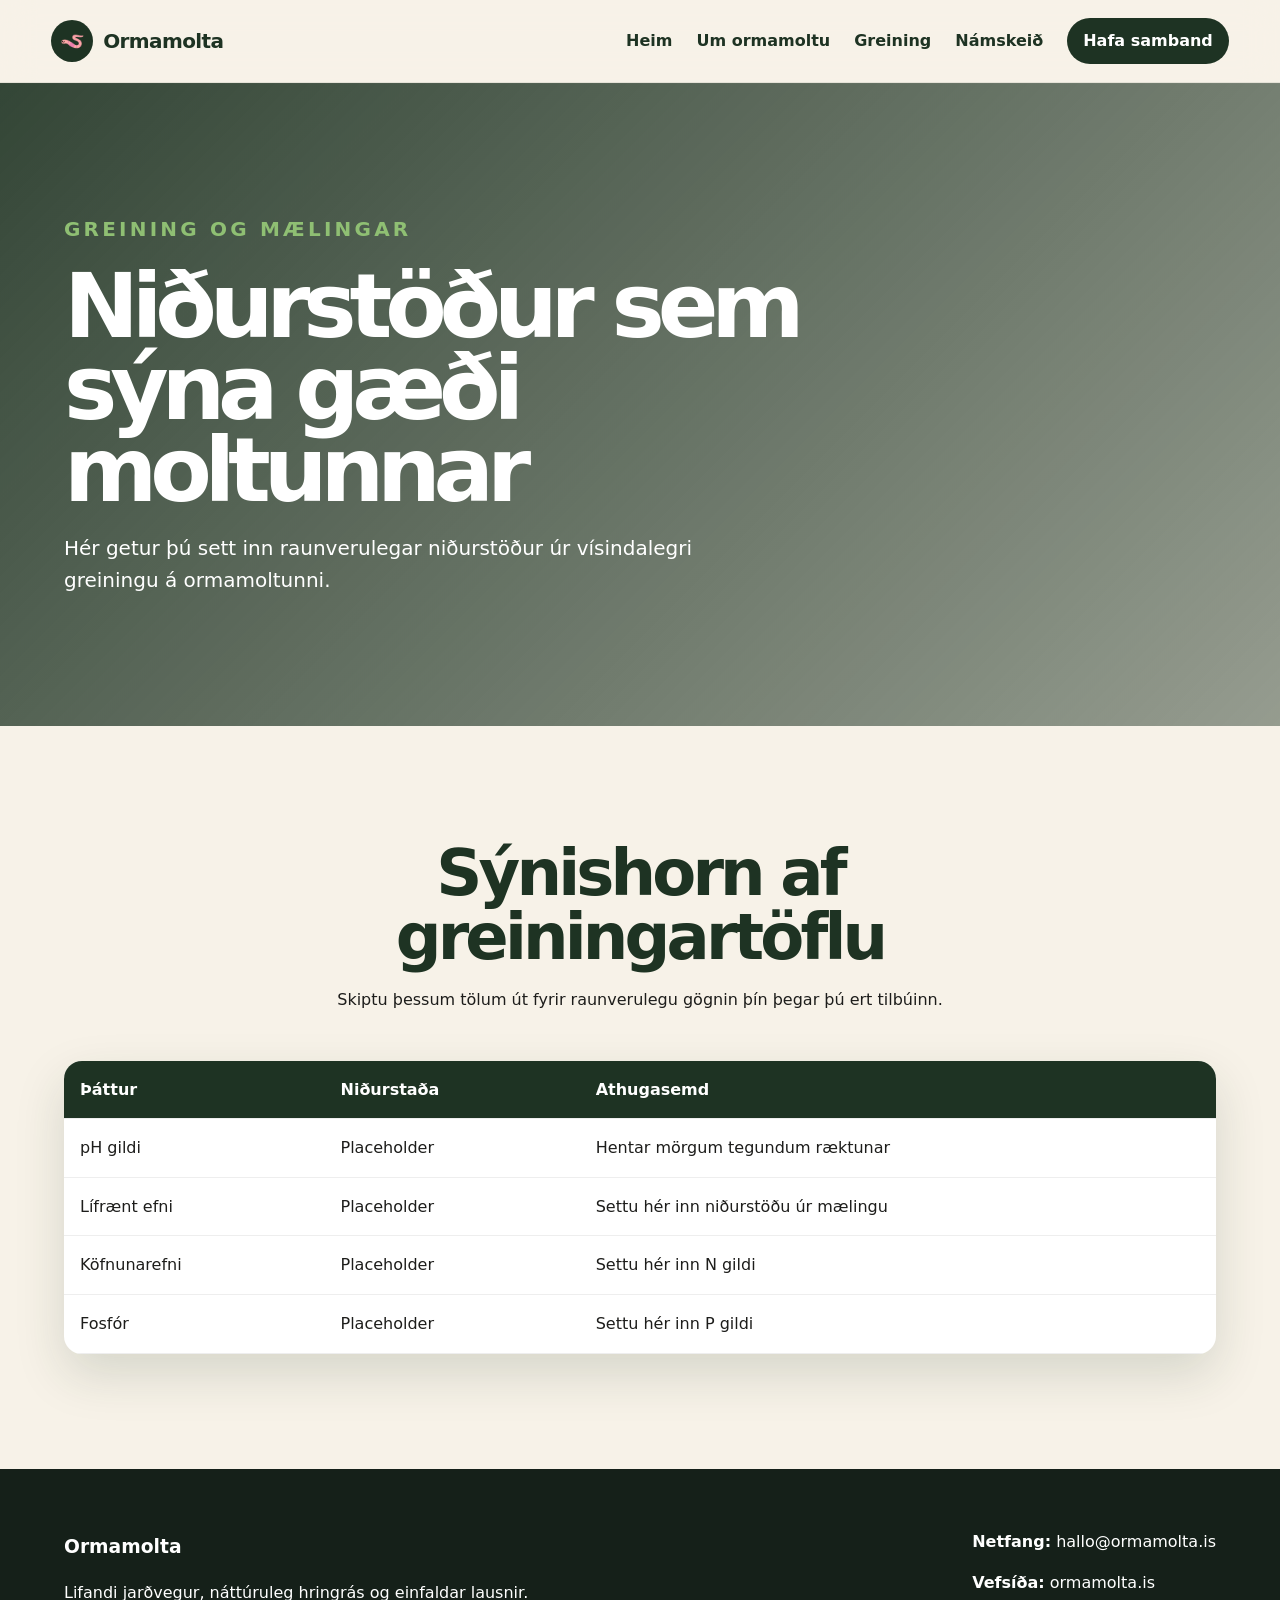
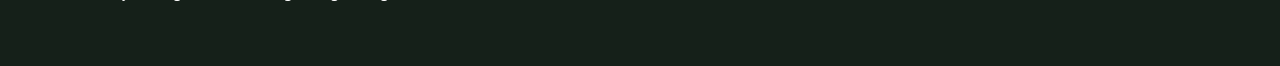
<file: pages/greining.html>
<!DOCTYPE html>
<html lang="is">
<head>
  <meta charset="UTF-8" />
  <meta name="viewport" content="width=device-width, initial-scale=1.0" />
  <title>Greining | Ormamolta</title>
  <link rel="stylesheet" href="../assets/css/style.css" />
  <script defer src="../assets/js/main.js"></script>
</head>
<body style="--page-bg: url('https://images.unsplash.com/photo-1581093588401-fbb62a02f120?auto=format&fit=crop&w=1800&q=80')">
<header class="site-header">
  <a class="brand" href="../index.html">
    <span class="brand-mark">🪱</span>
    <span>Ormamolta</span>
  </a>
  <button class="nav-toggle" aria-label="Opna valmynd">☰</button>
  <nav class="site-nav">
    <a href="../index.html">Heim</a>
    <a href="ormamolta.html">Um ormamoltu</a>
    <a href="greining.html">Greining</a>
    <a href="namskeid.html">Námskeið</a>
    <a class="nav-cta" href="mailto:hallo@ormamolta.is">Hafa samband</a>
  </nav>
</header>
<main>
  <section class="page-hero">
    <p class="eyebrow">Greining og mælingar</p>
    <h1>Niðurstöður sem sýna gæði moltunnar</h1>
    <p>Hér getur þú sett inn raunverulegar niðurstöður úr vísindalegri greiningu á ormamoltunni.</p>
  </section>

  <section class="section-padding">
    <div class="section-heading reveal">
      <h2>Sýnishorn af greiningartöflu</h2>
      <p>Skiptu þessum tölum út fyrir raunverulegu gögnin þín þegar þú ert tilbúinn.</p>
    </div>

    <table class="analysis-table reveal">
      <thead>
        <tr>
          <th>Þáttur</th>
          <th>Niðurstaða</th>
          <th>Athugasemd</th>
        </tr>
      </thead>
      <tbody>
        <tr>
          <td>pH gildi</td>
          <td>Placeholder</td>
          <td>Hentar mörgum tegundum ræktunar</td>
        </tr>
        <tr>
          <td>Lífrænt efni</td>
          <td>Placeholder</td>
          <td>Settu hér inn niðurstöðu úr mælingu</td>
        </tr>
        <tr>
          <td>Köfnunarefni</td>
          <td>Placeholder</td>
          <td>Settu hér inn N gildi</td>
        </tr>
        <tr>
          <td>Fosfór</td>
          <td>Placeholder</td>
          <td>Settu hér inn P gildi</td>
        </tr>
      </tbody>
    </table>
  </section>
</main>
<footer class="site-footer">
  <div>
    <h3>Ormamolta</h3>
    <p>Lifandi jarðvegur, náttúruleg hringrás og einfaldar lausnir.</p>
  </div>
  <div>
    <p><strong>Netfang:</strong> hallo@ormamolta.is</p>
    <p><strong>Vefsíða:</strong> ormamolta.is</p>
  </div>
</footer>
</body>
</html>
</file>
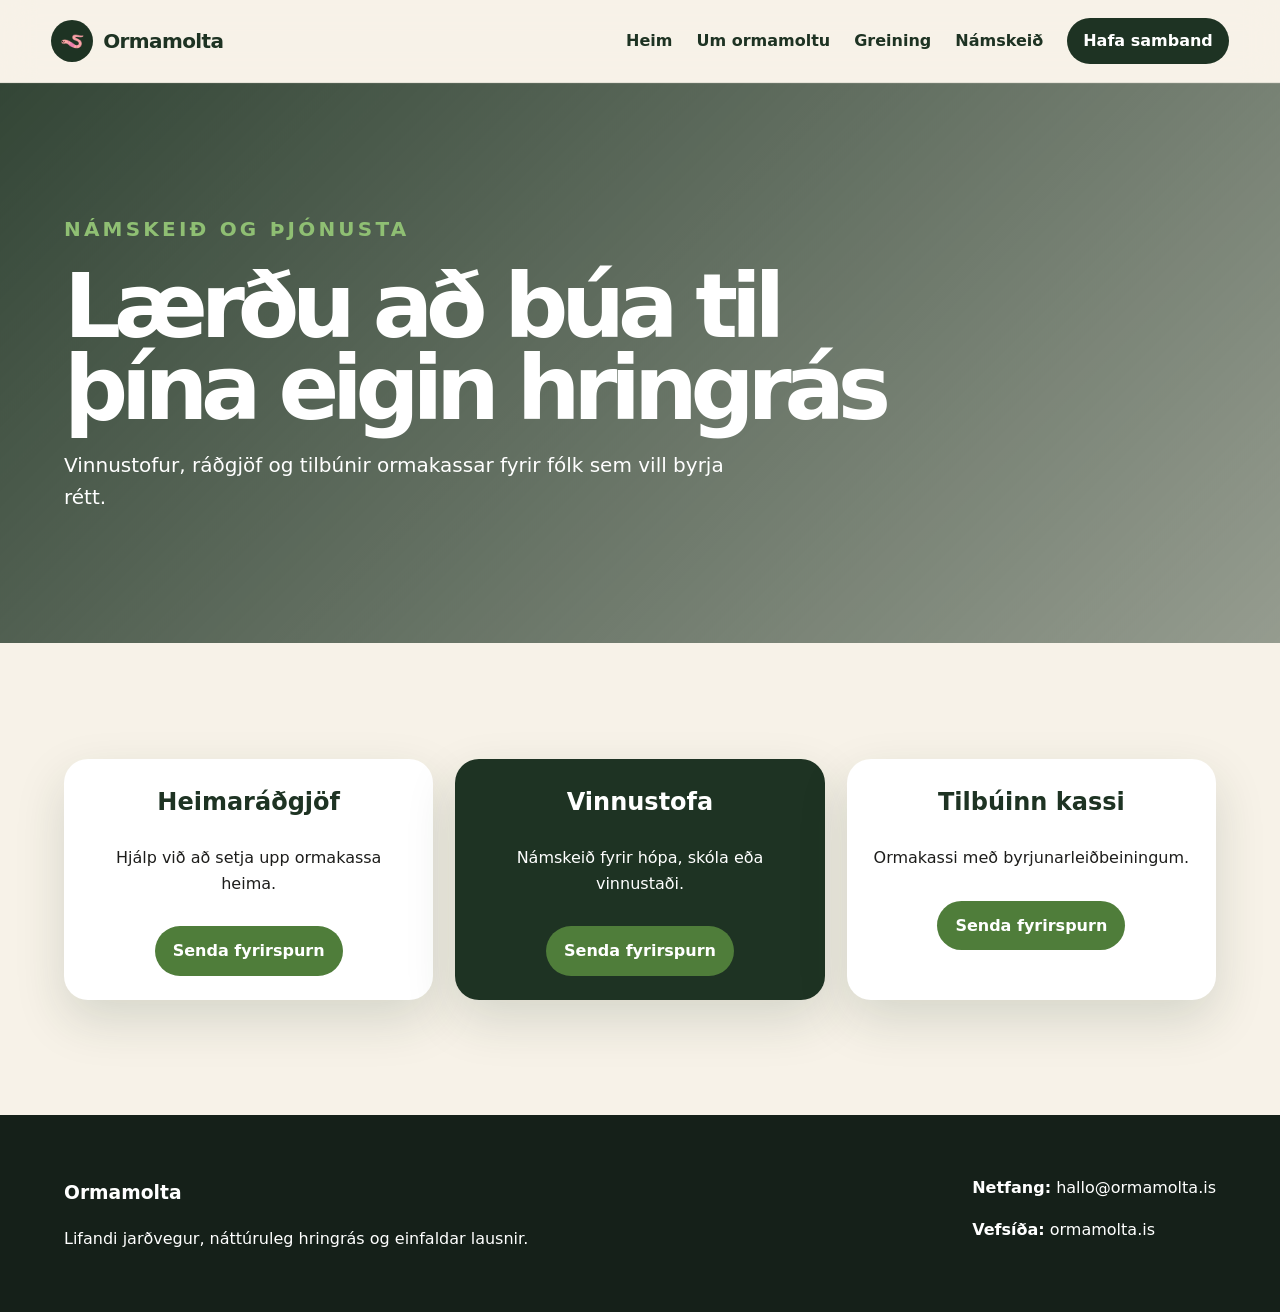
<file: pages/namskeid.html>
<!DOCTYPE html>
<html lang="is">
<head>
  <meta charset="UTF-8" />
  <meta name="viewport" content="width=device-width, initial-scale=1.0" />
  <title>Námskeið | Ormamolta</title>
  <link rel="stylesheet" href="../assets/css/style.css" />
  <script defer src="../assets/js/main.js"></script>
</head>
<body style="--page-bg: url('https://images.unsplash.com/photo-1521737604893-d14cc237f11d?auto=format&fit=crop&w=1800&q=80')">
<header class="site-header">
  <a class="brand" href="../index.html">
    <span class="brand-mark">🪱</span>
    <span>Ormamolta</span>
  </a>
  <button class="nav-toggle" aria-label="Opna valmynd">☰</button>
  <nav class="site-nav">
    <a href="../index.html">Heim</a>
    <a href="ormamolta.html">Um ormamoltu</a>
    <a href="greining.html">Greining</a>
    <a href="namskeid.html">Námskeið</a>
    <a class="nav-cta" href="mailto:hallo@ormamolta.is">Hafa samband</a>
  </nav>
</header>
<main>
  <section class="page-hero">
    <p class="eyebrow">Námskeið og þjónusta</p>
    <h1>Lærðu að búa til þína eigin hringrás</h1>
    <p>Vinnustofur, ráðgjöf og tilbúnir ormakassar fyrir fólk sem vill byrja rétt.</p>
  </section>

  <section class="section-padding">
    <div class="price-grid">
      <article class="price-card reveal">
        <h3>Heimaráðgjöf</h3>
        <p>Hjálp við að setja upp ormakassa heima.</p>
        <a href="mailto:hallo@ormamolta.is?subject=Heimaráðgjöf">Senda fyrirspurn</a>
      </article>

      <article class="price-card featured reveal delay-1">
        <h3>Vinnustofa</h3>
        <p>Námskeið fyrir hópa, skóla eða vinnustaði.</p>
        <a href="mailto:hallo@ormamolta.is?subject=Vinnustofa">Senda fyrirspurn</a>
      </article>

      <article class="price-card reveal delay-2">
        <h3>Tilbúinn kassi</h3>
        <p>Ormakassi með byrjunarleiðbeiningum.</p>
        <a href="mailto:hallo@ormamolta.is?subject=Ormakassi">Senda fyrirspurn</a>
      </article>
    </div>
  </section>
</main>
<footer class="site-footer">
  <div>
    <h3>Ormamolta</h3>
    <p>Lifandi jarðvegur, náttúruleg hringrás og einfaldar lausnir.</p>
  </div>
  <div>
    <p><strong>Netfang:</strong> hallo@ormamolta.is</p>
    <p><strong>Vefsíða:</strong> ormamolta.is</p>
  </div>
</footer>
</body>
</html>
</file>
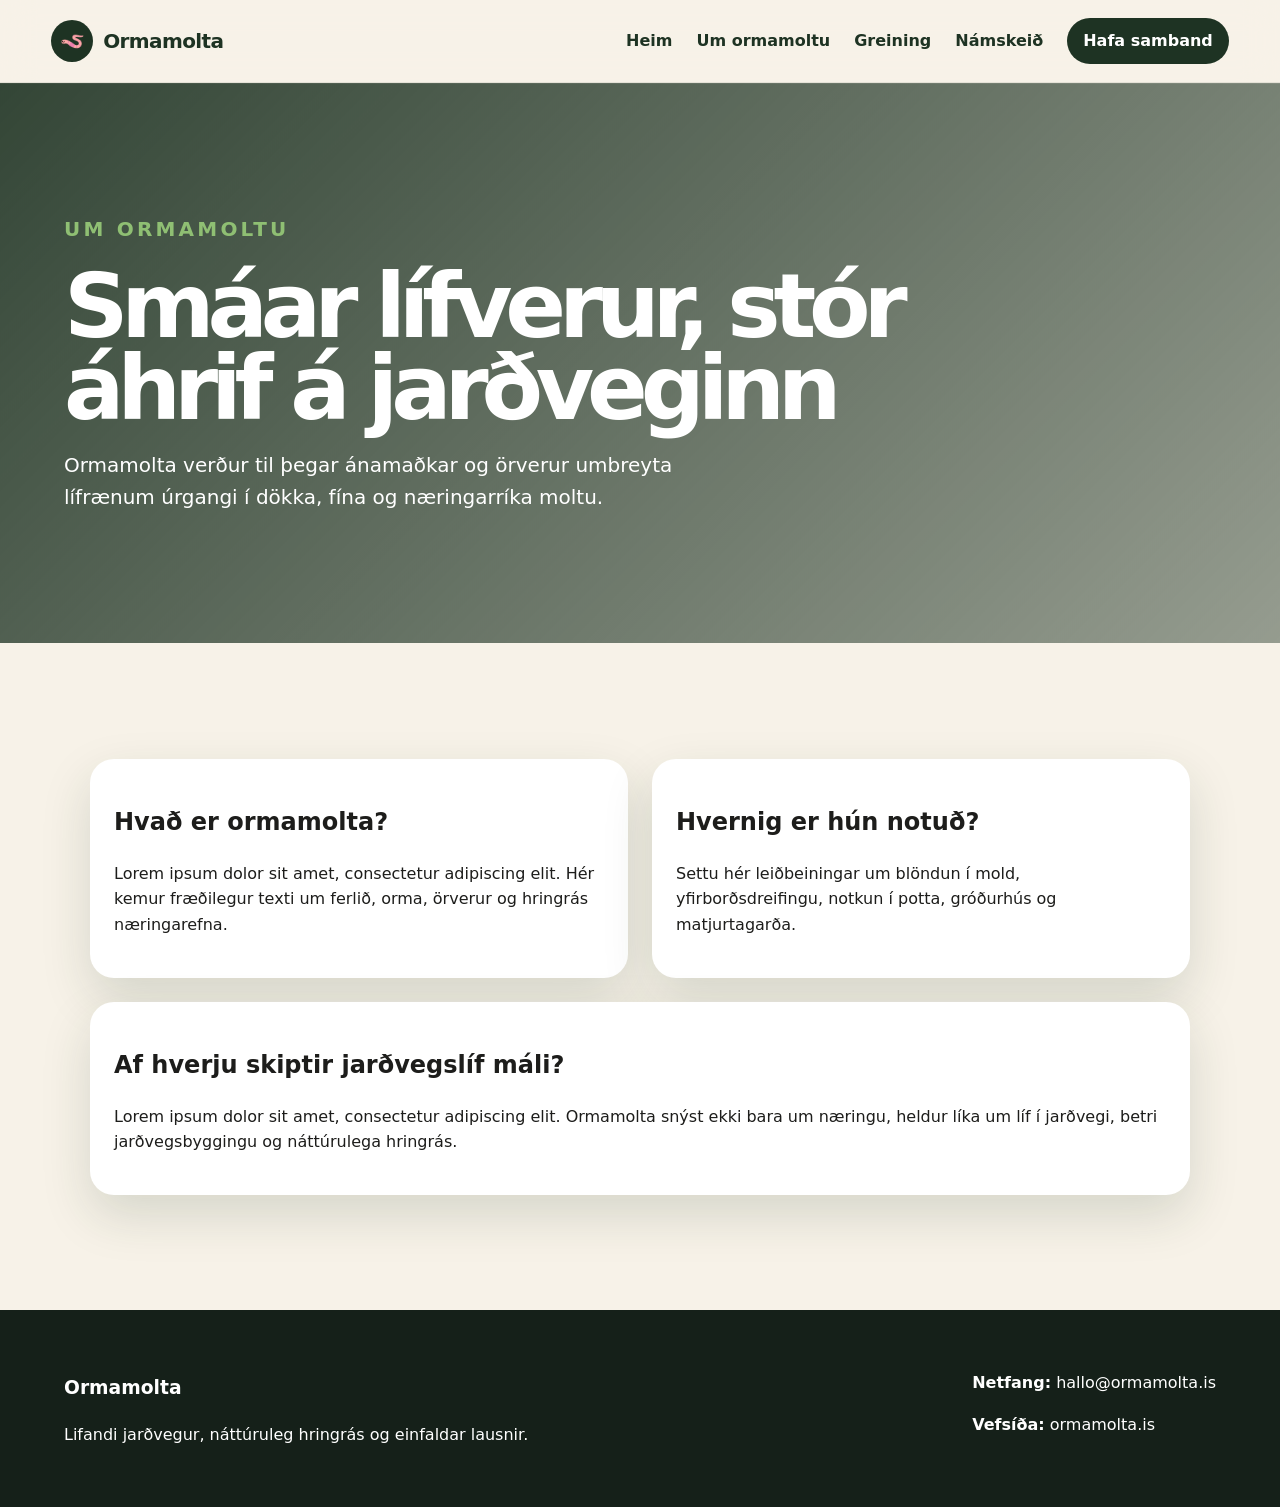
<file: pages/ormamolta.html>
<!DOCTYPE html>
<html lang="is">
<head>
  <meta charset="UTF-8" />
  <meta name="viewport" content="width=device-width, initial-scale=1.0" />
  <title>Um ormamoltu | Ormamolta</title>
  <link rel="stylesheet" href="../assets/css/style.css" />
  <script defer src="../assets/js/main.js"></script>
</head>
<body style="--page-bg: url('https://images.unsplash.com/photo-1501004318641-b39e6451bec6?auto=format&fit=crop&w=1800&q=80')">
<header class="site-header">
  <a class="brand" href="../index.html">
    <span class="brand-mark">🪱</span>
    <span>Ormamolta</span>
  </a>
  <button class="nav-toggle" aria-label="Opna valmynd">☰</button>
  <nav class="site-nav">
    <a href="../index.html">Heim</a>
    <a href="ormamolta.html">Um ormamoltu</a>
    <a href="greining.html">Greining</a>
    <a href="namskeid.html">Námskeið</a>
    <a class="nav-cta" href="mailto:hallo@ormamolta.is">Hafa samband</a>
  </nav>
</header>
<main>
  <section class="page-hero">
    <p class="eyebrow">Um ormamoltu</p>
    <h1>Smáar lífverur, stór áhrif á jarðveginn</h1>
    <p>Ormamolta verður til þegar ánamaðkar og örverur umbreyta lífrænum úrgangi í dökka, fína og næringarríka moltu.</p>
  </section>

  <section class="section-padding">
    <div class="content-grid">
      <article class="content-card reveal">
        <h2>Hvað er ormamolta?</h2>
        <p>Lorem ipsum dolor sit amet, consectetur adipiscing elit. Hér kemur fræðilegur texti um ferlið, orma, örverur og hringrás næringarefna.</p>
      </article>

      <article class="content-card reveal delay-1">
        <h2>Hvernig er hún notuð?</h2>
        <p>Settu hér leiðbeiningar um blöndun í mold, yfirborðsdreifingu, notkun í potta, gróðurhús og matjurtagarða.</p>
      </article>

      <article class="content-card wide reveal delay-2">
        <h2>Af hverju skiptir jarðvegslíf máli?</h2>
        <p>Lorem ipsum dolor sit amet, consectetur adipiscing elit. Ormamolta snýst ekki bara um næringu, heldur líka um líf í jarðvegi, betri jarðvegsbyggingu og náttúrulega hringrás.</p>
      </article>
    </div>
  </section>
</main>
<footer class="site-footer">
  <div>
    <h3>Ormamolta</h3>
    <p>Lifandi jarðvegur, náttúruleg hringrás og einfaldar lausnir.</p>
  </div>
  <div>
    <p><strong>Netfang:</strong> hallo@ormamolta.is</p>
    <p><strong>Vefsíða:</strong> ormamolta.is</p>
  </div>
</footer>
</body>
</html>
</file>
<file: assets/css/style.css>
/* =========================
   Ormamolta base styles
   Static GitHub Pages friendly
========================= */

:root {
  --green-dark: #1e3323;
  --green: #4f7d3a;
  --green-light: #8fbf73;
  --earth: #8a5a35;
  --cream: #f7f2e8;
  --sand: #e7d7bd;
  --white: #ffffff;
  --ink: #1d1d1b;
  --muted: #65645f;
  --shadow: 0 20px 50px rgba(30, 51, 35, 0.15);
  --radius: 24px;
}

* {
  box-sizing: border-box;
}

html {
  scroll-behavior: smooth;
}

body {
  margin: 0;
  font-family: Inter, ui-sans-serif, system-ui, -apple-system, BlinkMacSystemFont, "Segoe UI", sans-serif;
  background: var(--cream);
  color: var(--ink);
  line-height: 1.6;
}

img {
  max-width: 100%;
  display: block;
}

a {
  color: inherit;
}

.site-header {
  position: sticky;
  top: 0;
  z-index: 100;
  display: flex;
  justify-content: space-between;
  align-items: center;
  padding: 18px clamp(18px, 4vw, 56px);
  background: rgba(247, 242, 232, 0.88);
  backdrop-filter: blur(18px);
  border-bottom: 1px solid rgba(30, 51, 35, 0.08);
}

.brand {
  display: flex;
  align-items: center;
  gap: 10px;
  font-weight: 900;
  text-decoration: none;
  letter-spacing: -0.03em;
  color: var(--green-dark);
  font-size: 1.25rem;
}

.brand-mark {
  display: grid;
  place-items: center;
  width: 42px;
  height: 42px;
  background: var(--green-dark);
  border-radius: 50%;
}

.site-nav {
  display: flex;
  align-items: center;
  gap: 24px;
}

.site-nav a {
  text-decoration: none;
  font-weight: 700;
  color: var(--green-dark);
}

.nav-cta {
  padding: 10px 16px;
  background: var(--green-dark);
  color: var(--white) !important;
  border-radius: 999px;
}

.nav-toggle {
  display: none;
  border: 0;
  background: var(--green-dark);
  color: white;
  font-size: 1.4rem;
  padding: 8px 12px;
  border-radius: 12px;
}

.hero {
  position: relative;
  min-height: 88vh;
  display: grid;
  place-items: center;
  overflow: hidden;
  padding: 80px 24px;
}

.hero-bg {
  position: absolute;
  inset: 0;
  background:
    linear-gradient(115deg, rgba(30, 51, 35, .88), rgba(30, 51, 35, .35)),
    url("https://images.unsplash.com/photo-1464226184884-fa280b87c399?auto=format&fit=crop&w=1800&q=80");
  background-size: cover;
  background-position: center;
  transform: scale(1.04);
  animation: slowZoom 18s ease-in-out infinite alternate;
}

.hero-content {
  position: relative;
  max-width: 950px;
  text-align: center;
  color: white;
}

.eyebrow {
  text-transform: uppercase;
  letter-spacing: .16em;
  font-size: .78rem;
  font-weight: 900;
  color: var(--green-light);
}

.hero h1 {
  margin: 12px 0;
  font-size: clamp(3rem, 8vw, 7.6rem);
  line-height: .9;
  letter-spacing: -0.08em;
}

.hero-text {
  max-width: 700px;
  margin: 24px auto 32px;
  font-size: clamp(1.1rem, 2vw, 1.35rem);
}

.hero-actions {
  display: flex;
  justify-content: center;
  gap: 14px;
  flex-wrap: wrap;
}

.btn {
  display: inline-flex;
  align-items: center;
  justify-content: center;
  min-height: 50px;
  padding: 0 22px;
  border-radius: 999px;
  text-decoration: none;
  font-weight: 900;
  transition: transform .25s ease, box-shadow .25s ease, background .25s ease;
}

.btn:hover {
  transform: translateY(-4px);
  box-shadow: var(--shadow);
}

.btn-primary {
  background: var(--green-light);
  color: var(--green-dark);
}

.btn-secondary {
  background: rgba(255,255,255,.14);
  color: white;
  border: 1px solid rgba(255,255,255,.35);
}

.floating-card {
  position: absolute;
  right: clamp(20px, 7vw, 90px);
  bottom: 70px;
  background: rgba(255, 255, 255, .92);
  color: var(--green-dark);
  padding: 18px 22px;
  border-radius: 22px;
  box-shadow: var(--shadow);
  display: grid;
}

.floating-number {
  font-size: 2.2rem;
  line-height: 1;
  font-weight: 900;
}

.section-padding {
  padding: clamp(70px, 9vw, 130px) clamp(18px, 5vw, 70px);
}

.section-heading {
  max-width: 760px;
  margin: 0 auto 48px;
  text-align: center;
}

.section-heading h2,
.split-content h2,
.cta h2,
.story-page h1 {
  font-size: clamp(2rem, 5vw, 4.2rem);
  line-height: 1;
  letter-spacing: -0.06em;
  margin: 0 0 18px;
  color: var(--green-dark);
}

.feature-grid,
.price-grid {
  display: grid;
  grid-template-columns: repeat(3, 1fr);
  gap: 22px;
  max-width: 1180px;
  margin: auto;
}

.feature-card,
.price-card,
.content-card {
  background: var(--white);
  border-radius: var(--radius);
  overflow: hidden;
  box-shadow: var(--shadow);
  transition: transform .25s ease, box-shadow .25s ease;
}

.feature-card:hover,
.price-card:hover,
.content-card:hover {
  transform: translateY(-8px);
  box-shadow: 0 25px 70px rgba(30, 51, 35, 0.22);
}

.feature-card img {
  height: 240px;
  width: 100%;
  object-fit: cover;
}

.feature-card div,
.price-card,
.content-card {
  padding: 24px;
}

.feature-card h3,
.price-card h3 {
  margin-top: 0;
  font-size: 1.5rem;
  color: var(--green-dark);
}

.split {
  display: grid;
  grid-template-columns: 1fr 1fr;
  gap: clamp(30px, 6vw, 80px);
  align-items: center;
  background: var(--sand);
}

.split-image img {
  border-radius: var(--radius);
  box-shadow: var(--shadow);
  min-height: 500px;
  width: 100%;
  object-fit: cover;
}

.check-list {
  padding: 0;
  list-style: none;
}

.check-list li {
  margin: 10px 0;
  padding-left: 32px;
  position: relative;
  font-weight: 700;
}

.check-list li::before {
  content: "✓";
  position: absolute;
  left: 0;
  color: var(--green);
  font-weight: 900;
}

.text-link {
  display: inline-block;
  margin-top: 18px;
  font-weight: 900;
  color: var(--green-dark);
}

.stats {
  display: grid;
  grid-template-columns: repeat(3, 1fr);
  background: var(--green-dark);
  color: white;
  text-align: center;
}

.stat {
  padding: 56px 20px;
  border-right: 1px solid rgba(255,255,255,.12);
}

.stat span {
  display: block;
  font-size: clamp(3rem, 7vw, 6rem);
  font-weight: 950;
  line-height: 1;
  color: var(--green-light);
}

.price-card {
  text-align: center;
}

.price-card.featured {
  background: var(--green-dark);
  color: white;
  transform: scale(1.04);
}

.price-card.featured h3 {
  color: white;
}

.price {
  font-size: 2rem;
  font-weight: 900;
  color: var(--green);
}

.price-card.featured .price {
  color: var(--green-light);
}

.price-card a {
  display: inline-block;
  margin-top: 14px;
  background: var(--green);
  color: white;
  padding: 12px 18px;
  border-radius: 999px;
  text-decoration: none;
  font-weight: 900;
}

.cta {
  margin: clamp(40px, 8vw, 100px) clamp(18px, 5vw, 70px);
  padding: clamp(50px, 8vw, 100px);
  border-radius: 36px;
  text-align: center;
  background:
    linear-gradient(135deg, rgba(30,51,35,.92), rgba(79,125,58,.86)),
    url("https://images.unsplash.com/photo-1523348837708-15d4a09cfac2?auto=format&fit=crop&w=1600&q=80");
  background-size: cover;
  color: white;
}

.cta h2 {
  color: white;
}

.site-footer {
  display: flex;
  justify-content: space-between;
  gap: 30px;
  padding: 44px clamp(18px, 5vw, 70px);
  background: #152019;
  color: white;
}

/* Inner pages */

.page-hero {
  padding: 110px clamp(18px, 5vw, 70px);
  background:
    linear-gradient(135deg, rgba(30,51,35,.9), rgba(30,51,35,.45)),
    var(--page-bg);
  background-size: cover;
  background-position: center;
  color: white;
}

.page-hero h1 {
  max-width: 900px;
  font-size: clamp(2.8rem, 7vw, 6.4rem);
  line-height: .92;
  letter-spacing: -0.08em;
  margin: 0;
}

.page-hero p {
  max-width: 680px;
  font-size: 1.25rem;
}

.content-grid {
  display: grid;
  grid-template-columns: repeat(2, 1fr);
  gap: 24px;
  max-width: 1100px;
  margin: auto;
}

.wide {
  grid-column: 1 / -1;
}

.analysis-table {
  width: 100%;
  border-collapse: collapse;
  background: white;
  border-radius: 18px;
  overflow: hidden;
  box-shadow: var(--shadow);
}

.analysis-table th,
.analysis-table td {
  padding: 16px;
  border-bottom: 1px solid #eee;
  text-align: left;
}

.analysis-table th {
  background: var(--green-dark);
  color: white;
}

/* Animations */

.reveal {
  opacity: 0;
  transform: translateY(28px);
  transition: opacity .75s ease, transform .75s ease;
}

.reveal.visible {
  opacity: 1;
  transform: translateY(0);
}

.delay-1 {
  transition-delay: .12s;
}

.delay-2 {
  transition-delay: .24s;
}

@keyframes slowZoom {
  from { transform: scale(1.02); }
  to { transform: scale(1.12); }
}

@media (max-width: 850px) {
  .nav-toggle {
    display: block;
  }

  .site-nav {
    position: absolute;
    top: 78px;
    right: 18px;
    left: 18px;
    display: none;
    flex-direction: column;
    padding: 20px;
    background: white;
    border-radius: 20px;
    box-shadow: var(--shadow);
  }

  .site-nav.open {
    display: flex;
  }

  .site-nav a {
    color: var(--green-dark);
  }

  .feature-grid,
  .price-grid,
  .split,
  .stats,
  .content-grid {
    grid-template-columns: 1fr;
  }

  .floating-card {
    position: relative;
    right: auto;
    bottom: auto;
    margin-top: 30px;
  }

  .site-footer {
    flex-direction: column;
  }

  .price-card.featured {
    transform: none;
  }
}
</file>
